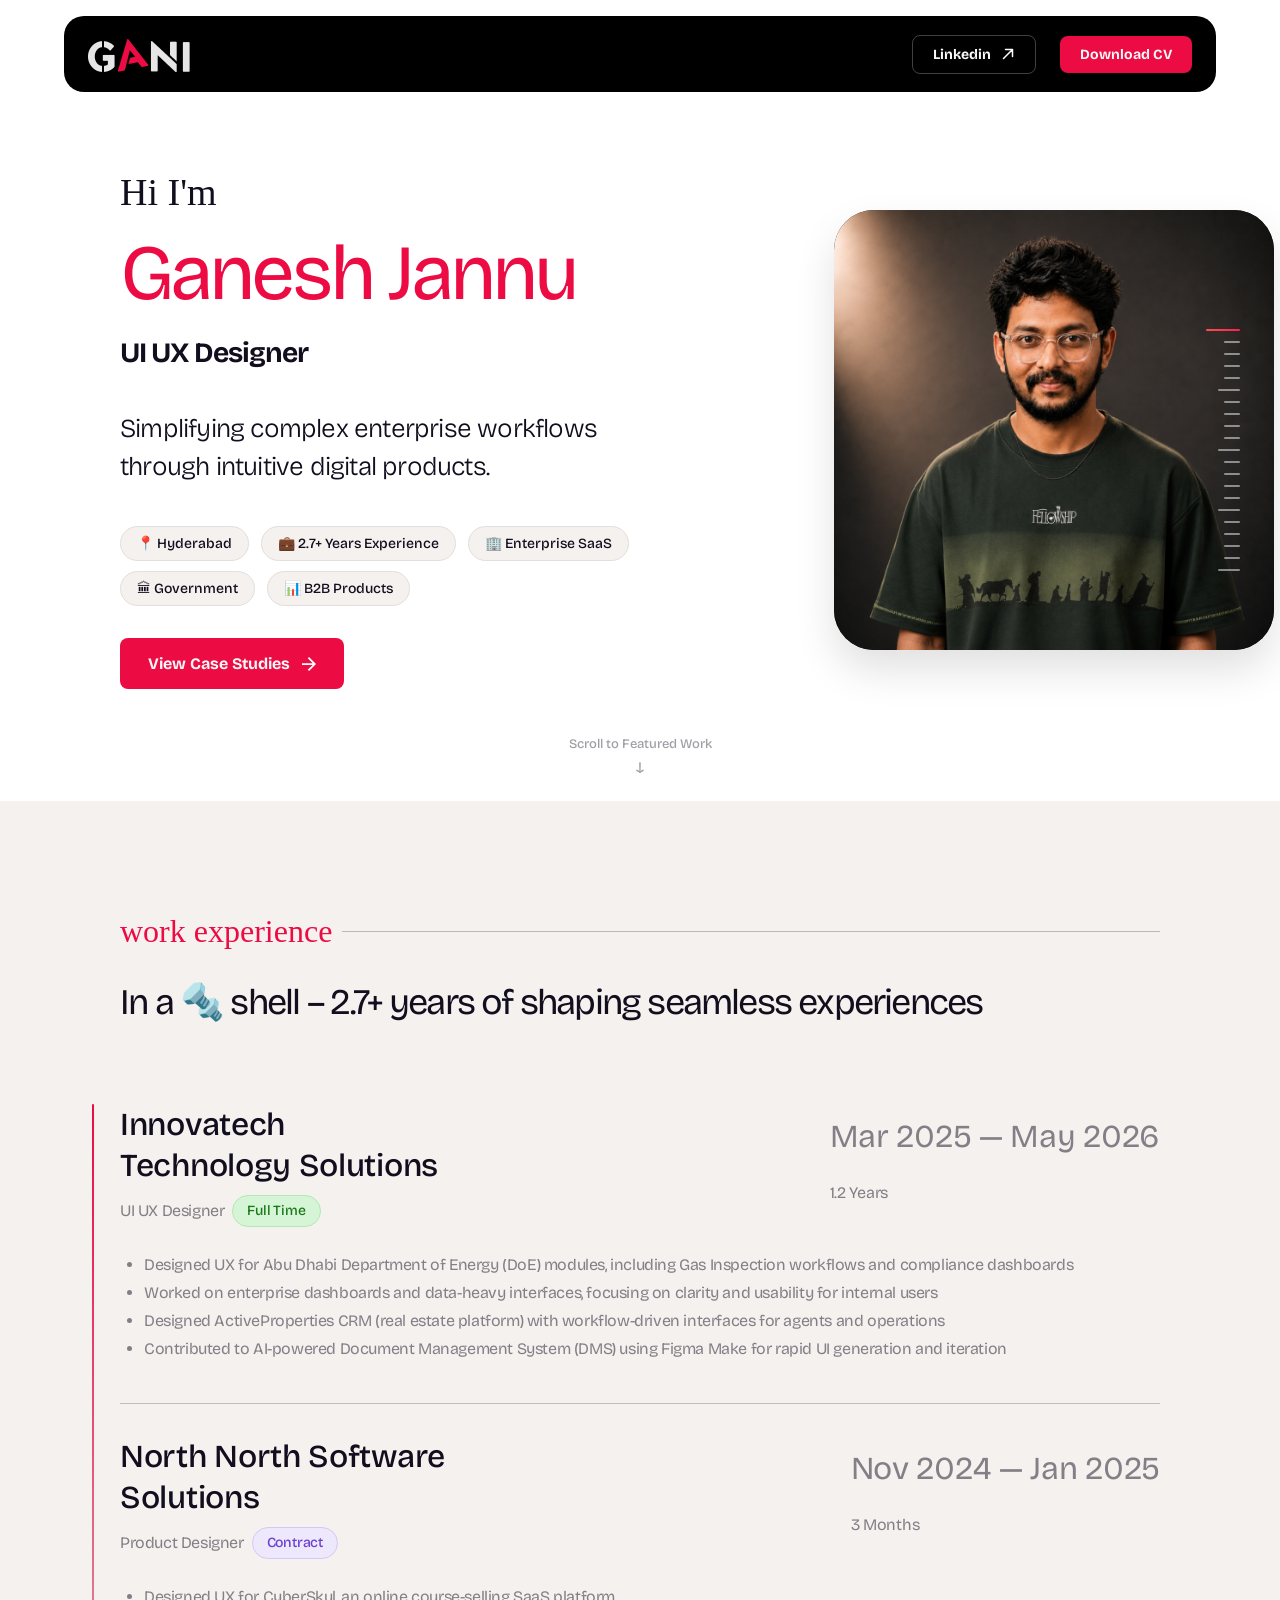
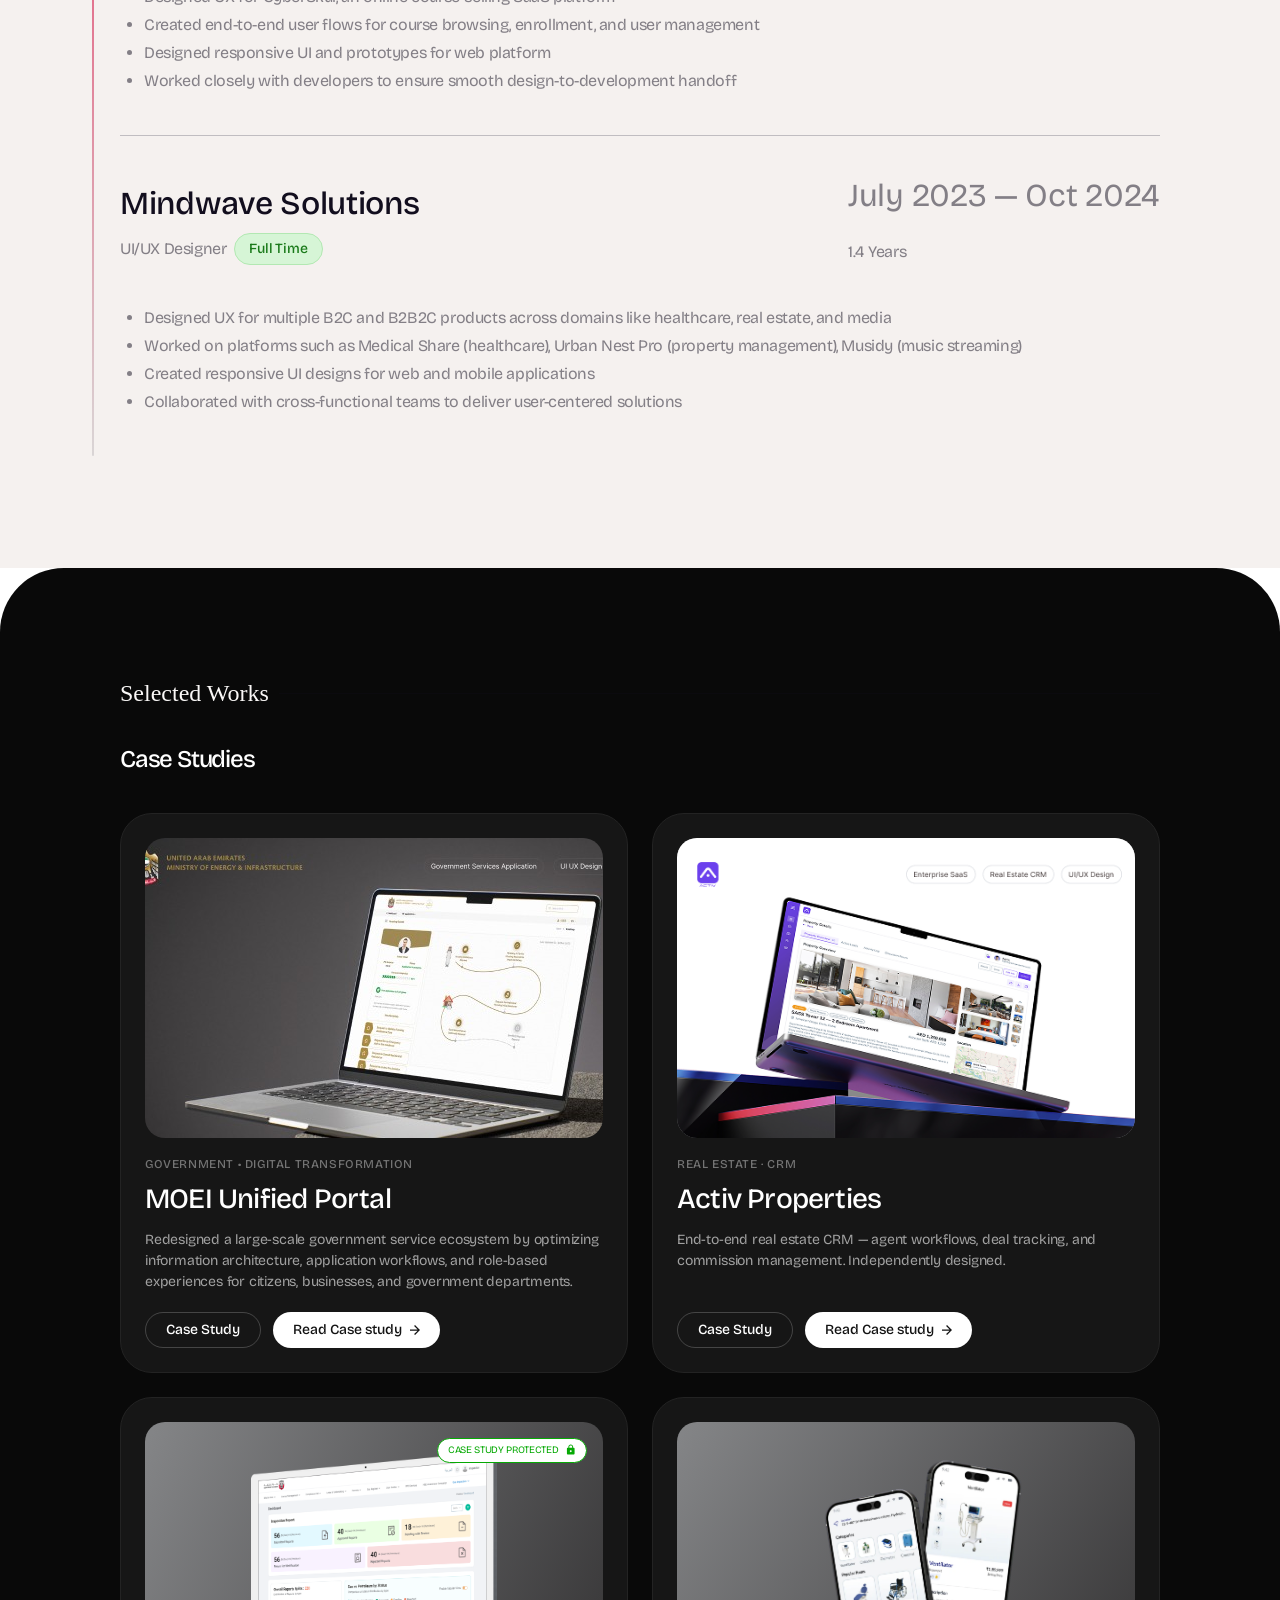
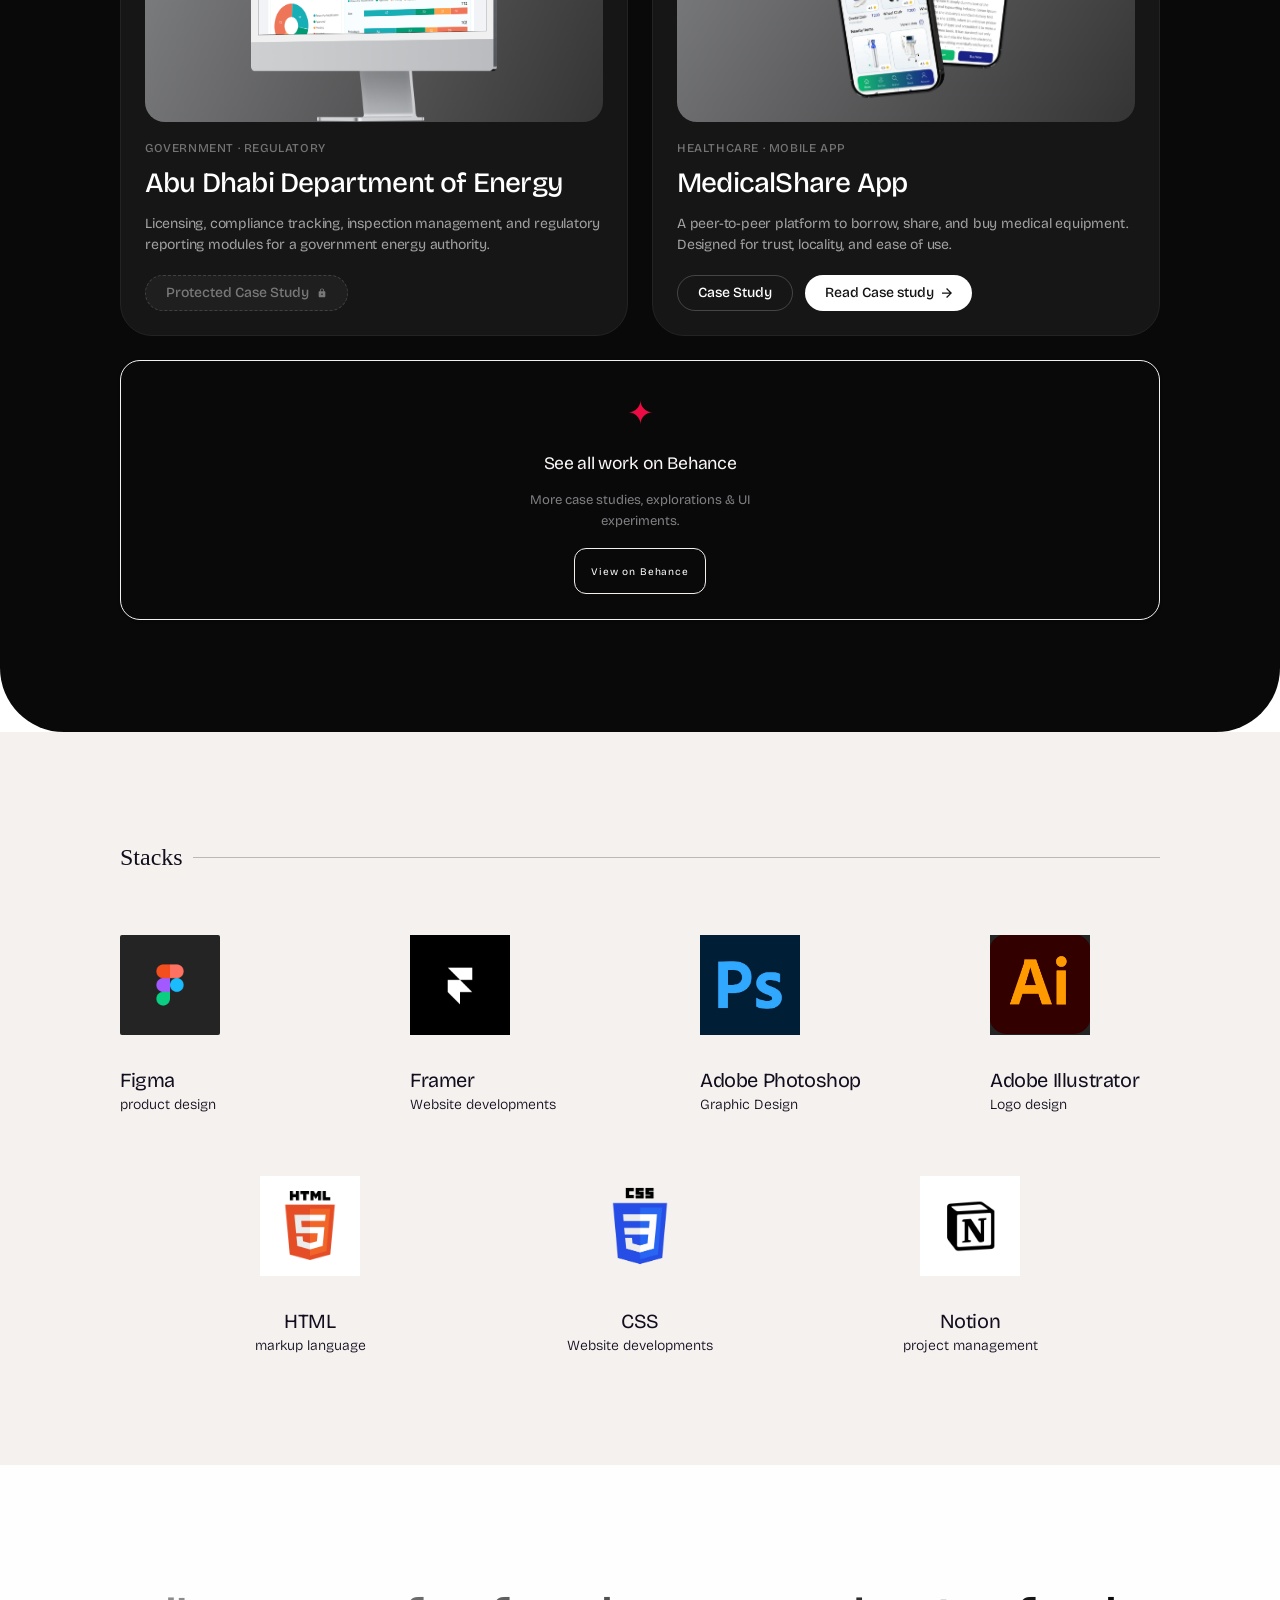
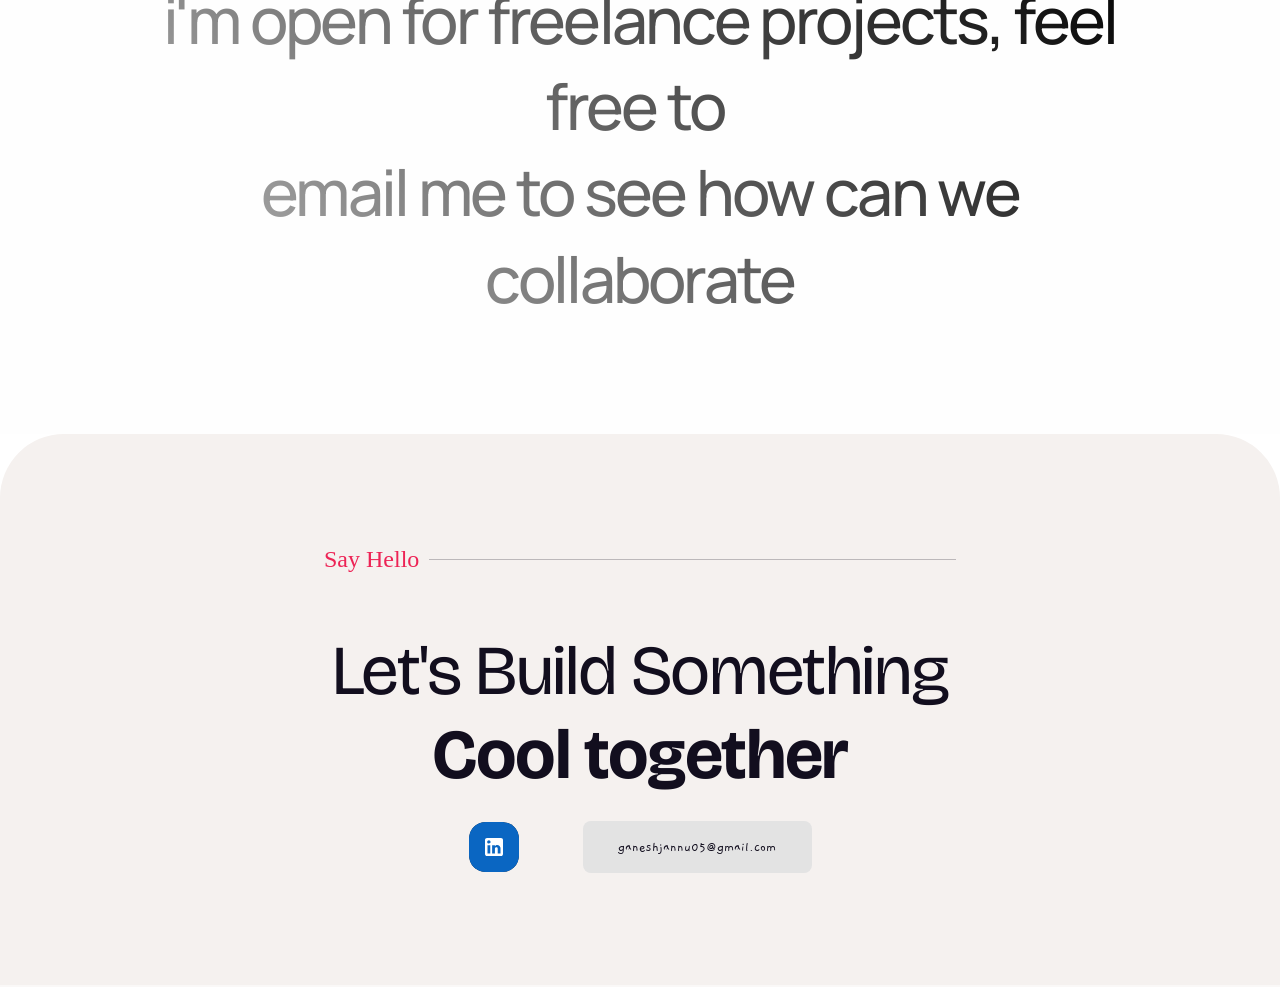
<file: index.html>
<!DOCTYPE html>
<html lang="en">

<head>
  <meta charset="UTF-8" />
  <meta name="viewport" content="width=device-width, initial-scale=1.0" />
  <title>Ganesh Jannu — Product Designer</title>
  <meta name="description"
    content="Portfolio of Ganesh Jannu, a Product Designer with 2.7+ years of experience shaping seamless digital experiences." />

  <!-- Fonts -->
  <link rel="preconnect" href="https://fonts.googleapis.com" />
  <link rel="preconnect" href="https://fonts.gstatic.com" crossorigin />
  <link
    href="https://fonts.googleapis.com/css2?family=Bricolage+Grotesque:opsz,wdth,wght@12..96,75..100,200..800&family=Manrope:wght@400;500;700&family=Gaegu:wght@400&display=swap"
    rel="stylesheet" />

  <!-- Styles (single file — design + animations) -->
  <link rel="stylesheet" href="./styles.css" />
  <link rel="stylesheet" href="./animations.css" />
</head>

<body>

  <!-- ROOT WRAPPER -->
  <div class="root-wrapper">

    <!-- ═══════════════════════════════════════
         NAVBAR
    ════════════════════════════════════════ -->
    <header class="navbar-outer">
      <div class="header-inner">

        <div class="navbar-logo">
          <img alt="Ganesh Jannu logo" class="img-cover" src="./assets/images/logo.png" />
        </div>

        <div class="navbar-actions">
          <a href="https://www.linkedin.com/in/ganesh-jannu-uxdesigner/" target="_blank" rel="noopener"
            class="btn-linkedin">
            <span class="btn-linkedin-label">Linkedin</span>
            <div class="btn-icon-wrap">
              <svg width="12" height="12" viewBox="0 0 12 12" fill="none" xmlns="http://www.w3.org/2000/svg"
                aria-hidden="true">
                <path d="M1.5 10.5L10.5 1.5M10.5 1.5H3.5M10.5 1.5V8.5" stroke="white" stroke-width="1.5"
                  stroke-linecap="round" stroke-linejoin="round" />
              </svg>
            </div>
          </a>
          <a href="./assets/Resume/Ganesh_Jannu_Resume.pdf" target="_blank" class="btn-cv">
            <span class="btn-cv-label">Download CV</span>
          </a>
        </div>

      </div>
    </header>


    <!-- ═══════════════════════════════════════
         HERO SECTION
    ════════════════════════════════════════ -->
    <section id="section-hero" class="hero-section">


      <div class="hero-outer">
        <div class="hero-inner">
          <div class="hero-cols">

            <!-- Left: text -->
            <div class="hero-left">
              <div class="hero-title-group">
                <p class="hero-hi">Hi I'm</p>
                <p class="hero-name">Ganesh Jannu</p>
                <p class="hero-role">UI UX Designer</p>
              </div>

              <p class="hero-tagline">
                <span class="tagline-light">Simplifying complex enterprise workflows through intuitive digital
                  products.</span>
              </p>

              <!-- Quick Info Chips -->
              <div class="hero-chips">
                <span class="chip-item">📍 Hyderabad</span>
                <span class="chip-item">💼 2.7+ Years Experience</span>
                <span class="chip-item">🏢 Enterprise SaaS</span>
                <span class="chip-item">🏛 Government</span>
                <span class="chip-item">📊 B2B Products</span>
              </div>

              <!-- View Case Studies Button -->
              <div class="hero-actions">
                <a href="#section-case" class="btn-primary">
                  <span>View Case Studies</span>
                  <div class="btn-icon-wrap">
                    <svg width="14" height="14" viewBox="0 0 13.3313 13.3313" fill="none" aria-hidden="true">
                      <path
                        d="M6.66566 0L5.49084 1.17482L10.1401 5.83245H0V7.49887H10.1401L5.49084 12.1565L6.66566 13.3313L13.3313 6.66566L6.66566 0Z"
                        fill="white" />
                    </svg>
                  </div>
                </a>
              </div>
            </div>

            <!-- Right: profile image -->
            <div class="hero-right">
              <img alt="Ganesh Jannu" src="./assets/images/profile.png" class="hero-img-photo" />
            </div>

          </div>
        </div>
      </div>

      <!-- Scroll to Featured Work -->
      <div class="hero-scroll-indicator">
        <a href="#section-work" class="scroll-link">
          <span>Scroll to Featured Work</span>
          <span class="scroll-arrow">↓</span>
        </a>
      </div>

    </section>


    <!-- ═══════════════════════════════════════
         WORK EXPERIENCE
    ════════════════════════════════════════ -->
    <section id="section-work" class="work-section">
      <div class="section-outer">
        <div class="work-inner">

          <div class="work-header reveal">
            <div class="section-label-row">
              <p class="section-label-script">work experience</p>
              <div class="section-label-rule"></div>
            </div>
            <p class="work-heading">In a 🔩 shell – 2.7+ years of shaping seamless experiences</p>
          </div>

          <div class="work-entries reveal-group">

            <!-- Entry 1: Innovatech -->
            <div class="work-entry work-entry--bordered">
              <div class="work-entry-header">
                <div class="work-entry-left">
                  <div class="work-company">Innovatech Technology Solutions</div>
                  <div class="work-role-row">
                    <span class="work-role-text">UI UX Designer</span>
                    <div class="work-badge">Full Time</div>
                  </div>
                </div>
                <div class="work-entry-right">
                  <span class="work-date-range">Mar 2025 — May 2026</span>
                  <span class="work-duration">1.2 Years</span>
                </div>
              </div>
              <div class="work-body">
                <ul class="work-bullets">
                  <li>Designed UX for Abu Dhabi Department of Energy (DoE) modules, including Gas Inspection workflows
                    and compliance dashboards</li>
                  <li>Worked on enterprise dashboards and data-heavy interfaces, focusing on clarity and usability for
                    internal users</li>
                  <li>Designed ActiveProperties CRM (real estate platform) with workflow-driven interfaces for agents
                    and operations</li>
                  <li>Contributed to AI-powered Document Management System (DMS) using Figma Make for rapid UI
                    generation and iteration</li>
                </ul>

              </div>
            </div>

            <!-- Entry 2: North North -->
            <div class="work-entry work-entry--bordered">
              <div class="work-entry-header">
                <div class="work-entry-left">
                  <div class="work-company">North North Software Solutions</div>
                  <div class="work-role-row">
                    <span class="work-role-text">Product Designer</span>
                    <div class="work-badge work-badge--purple">Contract</div>
                  </div>
                </div>
                <div class="work-entry-right">
                  <span class="work-date-range">Nov 2024 — Jan 2025</span>
                  <span class="work-duration">3 Months</span>
                </div>
              </div>
              <div class="work-body">
                <ul class="work-bullets">
                  <li>Designed UX for CyberSkul, an online course-selling SaaS platform</li>
                  <li>Created end-to-end user flows for course browsing, enrollment, and user management</li>
                  <li>Designed responsive UI and prototypes for web platform</li>
                  <li>Worked closely with developers to ensure smooth design-to-development handoff</li>
                </ul>
              </div>
            </div>

            <!-- Entry 3: Mindwave -->
            <div class="work-entry">
              <div class="work-entry-header">
                <div class="work-entry-left">
                  <div class="work-company">Mindwave Solutions</div>
                  <div class="work-role-row">
                    <span class="work-role-text">UI/UX Designer</span>
                    <div class="work-badge">Full time</div>
                  </div>
                </div>
                <div class="work-entry-right">
                  <span class="work-date-range">July 2023 — Oct 2024</span>
                  <span class="work-duration">1.4 Years</span>
                </div>
              </div>
              <div class="work-body">
                <ul class="work-bullets">
                  <li>Designed UX for multiple B2C and B2B2C products across domains like healthcare, real estate, and
                    media</li>
                  <li>Worked on platforms such as Medical Share (healthcare), Urban Nest Pro (property management),
                    Musidy (music streaming)</li>
                  <li>Created responsive UI designs for web and mobile applications</li>
                  <li>Collaborated with cross-functional teams to deliver user-centered solutions</li>
                </ul>
              </div>
            </div>

          </div><!-- /work-entries -->

        </div>
      </div>
    </section>


    <!-- ═══════════════════════════════════════
         CASE STUDIES
    ════════════════════════════════════════ -->
    <section id="section-case" class="case-section">
      <div class="section-outer">
        <div class="case-inner">

          <div class="case-header reveal">
            <div class="section-label-row">
              <p class="section-label-script section-label-script--light">Selected Works</p>
              <div class="section-label-rule"></div>
            </div>
            <span class="case-heading">Case Studies</span>
          </div>

          <!-- Row 1 -->
          <div class="case-row reveal-group">

            <!-- MOEI  -->
            <a href="./assets/Case study/MOEI CASE STUDY (2).pdf" target="_blank" class="case-card">
              <div class="case-card-img-wrap">
                <img alt="MOEI Unified Portal" src="./assets/images/MOEI.jpg" class="case-card-img-moei" />
              </div>
              <div class="case-card-body">
                <p class="case-card-category">GOVERNMENT • DIGITAL TRANSFORMATION</p>
                <span class="case-card-title">MOEI Unified Portal</span>
                <p class="case-card-desc case-card-desc--muted">
                  Redesigned a large-scale government service ecosystem by optimizing information architecture,
                  application workflows, and role-based experiences for citizens, businesses, and government
                  departments.
                </p>
                <div class="case-card-actions">
                  <span class="btn-case-secondary">Case Study</span>
                  <span class="btn-case-primary">
                    <span>Read Case study</span>
                    <svg width="10" height="10" viewBox="0 0 13.3313 13.3313" fill="none" aria-hidden="true">
                      <path
                        d="M6.66566 0L5.49084 1.17482L10.1401 5.83245H0V7.49887H10.1401L5.49084 12.1565L6.66566 13.3313L13.3313 6.66566L6.66566 0Z"
                        fill="black" />
                    </svg>
                  </span>
                </div>
              </div>
            </a>

            <!-- Activ Properties -->
            <a href="activproperties-v4.html" class="case-card">
              <div class="case-card-img-wrap case-card-img-wrap--activ">
                <img alt="Activ Properties dashboard" src="./assets/images/case-activ-properties.png"
                  class="case-card-img-activ" />
              </div>
              <div class="case-card-body">
                <p class="case-card-category">Real Estate · CRM</p>
                <span class="case-card-title">Activ Properties</span>
                <p class="case-card-desc">End-to-end real estate CRM — agent workflows, deal tracking, and commission
                  management. Independently designed.</p>
                <div class="case-card-actions">
                  <span class="btn-case-secondary">Case Study</span>
                  <span class="btn-case-primary">
                    <span>Read Case study</span>
                    <svg width="10" height="10" viewBox="0 0 13.3313 13.3313" fill="none" aria-hidden="true">
                      <path
                        d="M6.66566 0L5.49084 1.17482L10.1401 5.83245H0V7.49887H10.1401L5.49084 12.1565L6.66566 13.3313L13.3313 6.66566L6.66566 0Z"
                        fill="black" />
                    </svg>
                  </span>
                </div>
              </div>
            </a>

          </div>

          <!-- Row 2 -->
          <div class="case-row reveal-group">

            <!-- Abu Dhabi DoE -->
            <article class="case-card">
              <div class="case-card-img-wrap case-card-img-wrap--doe">
                <div class="case-card-img-center">
                  <img alt="Abu Dhabi Department of Energy" src="./assets/images/case-abu-dhabi-doe.png"
                    class="case-card-img-doe" />
                </div>
                <div class="protected-badge">
                  <span class="protected-badge-text">CASE STUDY PROTECTED</span>
                  <svg width="11.5" height="11.5" viewBox="0 0 11.5237 11.5237" fill="none" aria-hidden="true">
                    <path
                      d="M2.88019 10.5639C2.6161 10.5639 2.39011 10.47 2.20221 10.2821C2.01431 10.0942 1.9202 9.868 1.91988 9.6036V4.80207C1.91988 4.53798 2.01399 4.31199 2.20221 4.12409C2.39043 3.93619 2.61642 3.84208 2.88019 3.84176H3.36034V2.88146C3.36034 2.21724 3.59449 1.65114 4.0628 1.18315C4.53111 0.715164 5.09721 0.48101 5.76111 0.480689C6.425 0.480369 6.99126 0.714524 7.45989 1.18315C7.92852 1.65178 8.16251 2.21788 8.16187 2.88146V3.84176H8.64202C8.90611 3.84176 9.13226 3.93587 9.32048 4.12409C9.5087 4.31231 9.60265 4.5383 9.60233 4.80207V9.6036C9.60233 9.86768 9.50838 10.0938 9.32048 10.2821C9.13258 10.4703 8.90643 10.5642 8.64202 10.5639H2.88019ZM6.43956 7.88129C6.62746 7.69307 6.72141 7.46692 6.72141 7.20283C6.72141 6.93875 6.62746 6.71276 6.43956 6.52486C6.25166 6.33696 6.02551 6.24285 5.76111 6.24253C5.4967 6.24221 5.27071 6.33632 5.08313 6.52486C4.89555 6.7134 4.80144 6.93939 4.8008 7.20283C4.80016 7.46628 4.89427 7.69243 5.08313 7.88129C5.27199 8.07015 5.49798 8.1641 5.76111 8.16314C6.02423 8.16218 6.25038 8.06823 6.43956 7.88129ZM4.32065 3.84176H7.20156V2.88146C7.20156 2.48133 7.06152 2.14122 6.78143 1.86113C6.50134 1.58104 6.16123 1.441 5.76111 1.441C5.36098 1.441 5.02087 1.58104 4.74078 1.86113C4.46069 2.14122 4.32065 2.48133 4.32065 2.88146V3.84176Z"
                      fill="#06A904" />
                  </svg>
                </div>
              </div>
              <div class="case-card-body">
                <p class="case-card-category case-card-category--gray">Government · Regulatory</p>
                <span class="case-card-title case-card-title--block">Abu Dhabi Department of Energy</span>
                <p class="case-card-desc case-card-desc--gray">Licensing, compliance tracking, inspection management,
                  and regulatory reporting modules for a government energy authority.</p>
                <div class="case-card-actions">
                  <span class="btn-case-protected">
                    <span>Protected Case Study</span>
                    <svg width="10" height="10" viewBox="0 0 11.5237 11.5237" fill="none" aria-hidden="true">
                      <path
                        d="M2.88019 10.5639C2.6161 10.5639 2.39011 10.47 2.20221 10.2821C2.01431 10.0942 1.9202 9.868 1.91988 9.6036V4.80207C1.91988 4.53798 2.01399 4.31199 2.20221 4.12409C2.39043 3.93619 2.61642 3.84208 2.88019 3.84176H3.36034V2.88146C3.36034 2.21724 3.59449 1.65114 4.0628 1.18315C4.53111 0.715164 5.09721 0.48101 5.76111 0.480689C6.425 0.480369 6.99126 0.714524 7.45989 1.18315C7.92852 1.65178 8.16251 2.21788 8.16187 2.88146V3.84176H8.64202C8.90611 3.84176 9.13226 3.93587 9.32048 4.12409C9.5087 4.31231 9.60265 4.5383 9.60233 4.80207V9.6036C9.60233 9.86768 9.50838 10.0938 9.32048 10.2821C9.13258 10.4703 8.90643 10.5642 8.64202 10.5639H2.88019ZM6.43956 7.88129C6.62746 7.69307 6.72141 7.46692 6.72141 7.20283C6.72141 6.93875 6.62746 6.71276 6.43956 6.52486C6.25166 6.33696 6.02551 6.24285 5.76111 6.24253C5.4967 6.24221 5.27071 6.33632 5.08313 6.52486C4.89555 6.7134 4.80144 6.93939 4.8008 7.20283C4.80016 7.46628 4.89427 7.69243 5.08313 7.88129C5.27199 8.07015 5.49798 8.1641 5.76111 8.16314C6.02423 8.16218 6.25038 8.06823 6.43956 7.88129ZM4.32065 3.84176H7.20156V2.88146C7.20156 2.48133 7.06152 2.14122 6.78143 1.86113C6.50134 1.58104 6.16123 1.441 5.76111 1.441C5.36098 1.441 5.02087 1.58104 4.74078 1.86113C4.46069 2.14122 4.32065 2.48133 4.32065 2.88146V3.84176Z"
                        fill="rgba(255, 255, 255, 0.4)" />
                    </svg>
                  </span>
                </div>
              </div>
            </article>

            <!-- MedicalShare -->
            <a href="./assets/Case study/Medical share project.pdf" target="_blank" class="case-card">
              <div class="case-card-img-wrap case-card-img-wrap--medical">
                <div class="case-card-img-center">
                  <img alt="MedicalShare mobile app" src="./assets/images/case-medical-share.png"
                    class="case-card-img-medical" />
                </div>
              </div>
              <div class="case-card-body">
                <p class="case-card-category case-card-category--gray">Healthcare · Mobile App</p>
                <span class="case-card-title">MedicalShare App</span>
                <p class="case-card-desc case-card-desc--gray">A peer-to-peer platform to borrow, share, and buy medical
                  equipment. Designed for trust, locality, and ease of use.</p>
                <div class="case-card-actions">
                  <span class="btn-case-secondary">Case Study</span>
                  <span class="btn-case-primary">
                    <span>Read Case study</span>
                    <svg width="10" height="10" viewBox="0 0 13.3313 13.3313" fill="none" aria-hidden="true">
                      <path
                        d="M6.66566 0L5.49084 1.17482L10.1401 5.83245H0V7.49887H10.1401L5.49084 12.1565L6.66566 13.3313L13.3313 6.66566L6.66566 0Z"
                        fill="black" />
                    </svg>
                  </span>
                </div>
              </div>
            </a>

          </div>

          <!-- Behance CTA -->
          <a href="https://www.behance.net/ganeshgoudjannu" target="_blank" rel="noopener" class="behance-cta reveal">
            <span class="behance-star">✦</span>
            <span class="behance-title">See all work on Behance</span>
            <div class="behance-sub">
              <p class="behance-sub-line">More case studies, explorations &amp; UI</p>
              <p class="behance-sub-line">experiments.</p>
            </div>
            <div class="behance-btn">
              <span class="behance-btn-text">View on Behance</span>
            </div>
          </a>

        </div>
      </div>
    </section>


    <!-- ═══════════════════════════════════════
         STACKS
    ════════════════════════════════════════ -->
    <section id="section-stacks" class="stacks-section">
      <div class="section-outer">
        <div class="stacks-inner">

          <div class="section-label-row reveal">
            <p class="section-label-script section-label-script--dark">Stacks</p>
            <div class="section-label-rule"></div>
          </div>

          <!-- Row 1 -->
          <div class="stacks-row reveal-group">

            <div class="stack-item">
              <div class="stack-icon" style="border-radius:2px;overflow:hidden;">
                <img alt="Figma" src="./assets/images/icon-figma.png" class="img-cover" />
              </div>
              <div class="stack-text">
                <span class="stack-name">Figma</span>
                <span class="stack-sub">product design</span>
              </div>
            </div>

            <div class="stack-item">
              <div class="stack-icon">
                <img alt="Framer" src="./assets/images/icon-framer.png" class="img-cover" />
              </div>
              <div class="stack-text">
                <span class="stack-name">Framer</span>
                <span class="stack-sub">Website developments</span>
              </div>
            </div>

            <div class="stack-item">
              <div class="stack-icon stack-icon--overflow">
                <img alt="" src="./assets/images/icon-figma.png" class="img-cover" />
                <div class="stack-icon-overlay" style="left:-45.24px;top:0.04px;width:190.476px;height:100px;">
                  <img alt="Adobe Photoshop" src="./assets/images/icon-photoshop.png" class="img-cover" />
                </div>
              </div>
              <div class="stack-text">
                <span class="stack-name">Adobe Photoshop</span>
                <span class="stack-sub">Graphic Design</span>
              </div>
            </div>

            <div class="stack-item">
              <div class="stack-icon stack-icon--overflow">
                <img alt="" src="./assets/images/icon-figma.png" class="img-cover" />
                <div class="stack-icon-overlay" style="left:-1.24px;top:-0.46px;width:102.471px;height:100px;">
                  <img alt="Adobe Illustrator" src="./assets/images/icon-illustrator.png" class="img-cover" />
                </div>
              </div>
              <div class="stack-text">
                <span class="stack-name">Adobe Illustrator</span>
                <span class="stack-sub">Logo design</span>
              </div>
            </div>

          </div>

          <!-- Row 2 -->
          <div class="stacks-row stacks-row--centered reveal-group">

            <div class="stack-item stack-item--centered" style="width:210px;">
              <div class="stack-icon" style="position:relative;">
                <div class="stack-icon-bg-white"></div>
                <div class="stack-icon-inner" style="left:15.2px;top:15.2px;width:69.596px;height:69.596px;">
                  <img alt="HTML" src="./assets/images/icon-html.png" class="img-cover" />
                </div>
              </div>
              <div class="stack-text stack-text--center">
                <span class="stack-name">HTML</span>
                <span class="stack-sub">markup language</span>
              </div>
            </div>

            <div class="stack-item stack-item--centered" style="width:210px;">
              <div class="stack-icon" style="width:95.238px;">
                <img alt="CSS" src="./assets/images/icon-css.png" class="img-cover" />
              </div>
              <div class="stack-text stack-text--center">
                <span class="stack-name">CSS</span>
                <span class="stack-sub">Website developments</span>
              </div>
            </div>

            <div class="stack-item stack-item--centered" style="width:210px;">
              <div class="stack-icon">
                <img alt="Notion" src="./assets/images/icon-notion.png" class="img-cover" />
              </div>
              <div class="stack-text stack-text--center">
                <span class="stack-name">Notion</span>
                <span class="stack-sub">project management</span>
              </div>
            </div>

          </div>

        </div>
      </div>
    </section>


    <!-- ═══════════════════════════════════════
         FREELANCE CTA
    ════════════════════════════════════════ -->
    <section id="section-freelance" class="freelance-section">
      <div class="section-outer">
        <div class="freelance-inner">
          <div class="freelance-text reveal">
            <p class="freelance-line">i'm open for freelance projects, feel free to&nbsp;</p>
            <p class="freelance-line">email me to see how can we collaborate</p>
          </div>
        </div>
      </div>
    </section>


    <!-- ═══════════════════════════════════════
         CONTACT
    ════════════════════════════════════════ -->
    <section id="section-contact" class="contact-section">
      <div class="section-outer">
        <div class="contact-inner">

          <div class="contact-label-row">
            <p class="section-label-script section-label-script--red">Say Hello</p>
            <div class="section-label-rule"></div>
          </div>

          <div class="contact-body reveal">
            <div class="contact-heading">
              <p class="contact-heading-line contact-heading-line--reg">Let's Build Something </p>
              <p class="contact-heading-line contact-heading-line--bold">Cool together</p>
            </div>

            <div class="contact-actions">
              <a href="https://www.linkedin.com/in/ganesh-jannu-uxdesigner/" target="_blank" rel="noopener"
                class="contact-linkedin" aria-label="LinkedIn">
                <div class="contact-linkedin-bg"></div>
                <div class="contact-linkedin-color"></div>
                <div class="contact-linkedin-icon">
                  <svg width="18" height="18" viewBox="0 0 18 18" fill="none" aria-hidden="true">
                    <path
                      d="M16 0C16.5304 0 17.0391 0.210714 17.4142 0.585786C17.7893 0.960859 18 1.46957 18 2V16C18 16.5304 17.7893 17.0391 17.4142 17.4142C17.0391 17.7893 16.5304 18 16 18H2C1.46957 18 0.960859 17.7893 0.585786 17.4142C0.210714 17.0391 0 16.5304 0 16V2C0 1.46957 0.210714 0.960859 0.585786 0.585786C0.960859 0.210714 1.46957 0 2 0H16ZM15.5 15.5V10.2C15.5 9.33539 15.1565 8.5062 14.5452 7.89483C13.9338 7.28346 13.1046 6.94 12.24 6.94C11.39 6.94 10.4 7.46 9.92 8.24V7.13H7.13V15.5H9.92V10.57C9.92 9.8 10.54 9.17 11.31 9.17C11.6813 9.17 12.0374 9.3175 12.2999 9.58005C12.5625 9.8426 12.71 10.1987 12.71 10.57V15.5H15.5ZM3.88 5.56C4.32556 5.56 4.75288 5.383 5.06794 5.06794C5.383 4.75288 5.56 4.32556 5.56 3.88C5.56 2.95 4.81 2.19 3.88 2.19C3.43178 2.19 3.00193 2.36805 2.68499 2.68499C2.36805 3.00193 2.19 3.43178 2.19 3.88C2.19 4.81 2.95 5.56 3.88 5.56ZM5.27 15.5V7.13H2.5V15.5H5.27Z"
                      fill="white" />
                  </svg>
                </div>
              </a>

              <a href="mailto:ganeshjannu05@gmail.com" class="contact-email-btn">
                <span class="contact-email-text">ganeshjannu05@gmail.com</span>
              </a>
            </div>
          </div>

        </div>
      </div>
    </section>

    <!-- ═══════════════════════════════════════
         SCROLL PROGRESS NAV
    ════════════════════════════════════════ -->
    <nav class="scroll-nav" id="scroll-nav" aria-label="Scroll progress map">
      <div class="scroll-nav-bar"></div>
      <div class="scroll-nav-bar"></div>
      <div class="scroll-nav-bar"></div>
      <div class="scroll-nav-bar"></div>
      <div class="scroll-nav-bar"></div>
      <div class="scroll-nav-bar"></div>
      <div class="scroll-nav-bar"></div>
      <div class="scroll-nav-bar"></div>
      <div class="scroll-nav-bar"></div>
      <div class="scroll-nav-bar"></div>
      <div class="scroll-nav-bar"></div>
      <div class="scroll-nav-bar"></div>
      <div class="scroll-nav-bar"></div>
      <div class="scroll-nav-bar"></div>
      <div class="scroll-nav-bar"></div>
      <div class="scroll-nav-bar"></div>
      <div class="scroll-nav-bar"></div>
      <div class="scroll-nav-bar"></div>
      <div class="scroll-nav-bar"></div>
      <div class="scroll-nav-bar"></div>
      <div class="scroll-nav-bar"></div>
    </nav>

  </div><!-- /root-wrapper -->

  <!-- Script — scroll reveal + timeline -->
  <script src="./script.js"></script>

</body>

</html>
</file>
<file: styles.css>
/* ═══════════════════════════════════════════════════════════
   styles.css — Ganesh Jannu Portfolio
   GitHub Pages static deployment — all paths relative
═══════════════════════════════════════════════════════════ */

/* ── RESET & BASE ──────────────────────────────────────── */
*,
*::before,
*::after {
  box-sizing: border-box;
}

html,
body {
  margin: 0;
  padding: 0;
  min-height: 100%;
}

html {
  scroll-behavior: smooth;
}

body {
  background: #fff;
}

/* ── GLOBAL LINK RESET ─────────────────────────────────── */
a {
  text-decoration: none;
  color: inherit;
}

/* ── SHARED UTILITIES ──────────────────────────────────── */
.img-cover {
  position: absolute;
  inset: 0;
  width: 100%;
  height: 100%;
  object-fit: cover;
}

.root-wrapper {
  background: #fff;
  display: flex;
  flex-direction: column;
  align-items: stretch;
  width: 100%;
  padding-top: 110px; /* Offset for fixed header (16px top + approx 76px height + padding) */
  min-height: 100vh;
}

.section-outer {
  width: 100%;
  display: flex;
  justify-content: center;
}


/* ══════════════════════════════════════════════════════════
   NAVBAR
══════════════════════════════════════════════════════════ */
.navbar-outer {
  position: fixed;
  top: 16px;
  left: 0;
  width: 100%;
  z-index: 999;
  opacity: 0;
  transform: scale(0.96);
  pointer-events: none;
  transition: all 0.5s cubic-bezier(0.4, 0, 0.2, 1);
}

.navbar-outer.loaded {
  opacity: 1;
  transform: scale(1);
  pointer-events: auto;
}

.header-inner {
  width: 90%;
  max-width: 1200px;
  margin: 0 auto;
  height: 76px;
  background: #000000;
  display: flex;
  align-items: center;
  justify-content: space-between;
  padding: 16px 24px;
  border-radius: 20px; 
}

.navbar-logo {
  position: relative;
  flex-shrink: 0;
  width: 102px;
  height: 36px;
}

.navbar-actions {
  display: flex;
  align-items: center;
  gap: 24px;
}

.btn-linkedin {
  position: relative;
  display: flex;
  align-items: center;
  gap: 10px;
  padding: 10px 20px;
  border-radius: 8px;
  border: 1px solid rgba(255, 255, 255, 0.25);
  background: transparent;
  cursor: pointer;
  transition: background-color 200ms ease, border-color 200ms ease, transform 200ms ease;
}

.btn-linkedin:hover {
  background: rgba(255, 255, 255, 0.08);
  border-color: rgba(255, 255, 255, 0.4);
  transform: translateY(-1px);
}

.btn-linkedin-label {
  font-family: 'Bricolage Grotesque', sans-serif;
  font-weight: 700;
  font-size: 14px;
  color: #faf8f7;
  line-height: normal;
}

.btn-icon-wrap {
  display: flex;
  align-items: center;
  justify-content: center;
  width: 14px;
  height: 14px;
}

.btn-cv {
  display: flex;
  align-items: center;
  justify-content: center;
  padding: 10px 20px;
  border-radius: 8px;
  background: #ec0b43;
  border: none;
  cursor: pointer;
  transition: background-color 200ms ease, transform 200ms ease, box-shadow 200ms ease;
}

.btn-cv:hover {
  background: #d00a3b;
  transform: translateY(-1px);
  box-shadow: 0 4px 12px rgba(236, 11, 67, 0.15);
}

.btn-cv-label {
  font-family: 'Bricolage Grotesque', sans-serif;
  font-weight: 700;
  font-size: 14px;
  color: #faf8f7;
  line-height: normal;
}


/* ══════════════════════════════════════════════════════════
   HERO SECTION
══════════════════════════════════════════════════════════ */
.hero-section {
  position: relative;
  width: 100%;
  background: #fff;
  overflow: hidden;
  border-radius: 0 0 64px 64px;
}

.hero-outer {
  width: 100%;
  display: flex;
  align-items: center;
  justify-content: center;
}

.hero-inner {
  width: 100%;
  max-width: 1440px;
  display: flex;
  align-items: center;
  justify-content: center;
  padding: 60px 120px 112px;
}

.hero-cols {
  width: 100%;
  max-width: 1200px;
  display: flex;
  align-items: center;
  gap: 136px;
}

.hero-left {
  display: flex;
  flex-direction: column;
  flex-shrink: 0;
  width: 578px;
  gap: 32px;
}

.hero-title-group {
  display: flex;
  flex-direction: column;
  gap: 12px;
}

.hero-hi {
  font-family: 'Savoye LET', 'Savoye LET Plain', 'Savoye LET Regular', 'SavoyeLETPlain', cursive;
  font-size: 38px;
  color: #120e1e;
  line-height: normal;
  margin: 0;
  font-weight: normal;
}

.hero-name {
  font-family: 'Bricolage Grotesque', sans-serif;
  font-weight: 400;
  font-size: 78px;
  color: #ec0b43;
  letter-spacing: -3.9px;
  line-height: normal;
  margin: 0;
  font-variation-settings: 'opsz' 14, 'wdth' 100;
}

.hero-role {
  font-family: 'Bricolage Grotesque', sans-serif;
  font-weight: 700;
  font-size: 28px;
  color: #120e1e;
  letter-spacing: -1px;
  line-height: normal;
  margin: 4px 0 8px;
  font-variation-settings: 'opsz' 14, 'wdth' 100;
}

.hero-tagline {
  font-family: 'Bricolage Grotesque', sans-serif;
  font-size: 26px;
  font-weight: 400;
  color: #120e1e;
  letter-spacing: -0.8px;
  line-height: 38px;
  margin: 0;
  width: 100%;
  max-width: 540px;
}

.tagline-light {
  font-weight: 300;
  font-variation-settings: 'opsz' 14, 'wdth' 100;
}

.tagline-reg {
  font-weight: 400;
  font-variation-settings: 'opsz' 14, 'wdth' 100;
}

.tagline-bold {
  font-weight: 600;
  font-variation-settings: 'opsz' 14, 'wdth' 100;
}

.hero-meta {
  display: flex;
  flex-direction: column;
  gap: 8px;
}

.hero-meta-line {
  font-family: 'Bricolage Grotesque', sans-serif;
  font-weight: 400;
  font-size: 18px;
  color: rgba(18, 14, 30, 0.5);
  letter-spacing: -0.4px;
  line-height: 28px;
  margin: 0;
  font-variation-settings: 'opsz' 14, 'wdth' 100;
}

.hero-right {
  position: relative;
  flex-shrink: 0;
  width: 440px;
  height: 440px;
  border-radius: 40px;
  overflow: hidden;
  box-shadow: 0px 20px 40px rgba(0, 0, 0, 0.12);
  background: #111;
}

.hero-img-photo {
  width: 100%;
  height: 100%;
  object-fit: cover;
  display: block;
}

/* Quick Info Chips */
.hero-chips {
  display: flex;
  flex-wrap: wrap;
  gap: 10px 12px;
  margin-top: 8px;
}

.chip-item {
  display: inline-flex;
  align-items: center;
  gap: 6px;
  background: #f5f1ef;
  border: 1px solid #e2dedc;
  padding: 8px 16px;
  border-radius: 100px;
  font-family: 'Bricolage Grotesque', sans-serif;
  font-size: 14px;
  font-weight: 500;
  color: #120e1e;
  transition: all 0.25s cubic-bezier(0.4, 0, 0.2, 1);
  cursor: default;
}

.chip-item:hover {
  background: rgba(236, 11, 67, 0.05);
  border-color: rgba(236, 11, 67, 0.2);
  transform: translateY(-2px);
}

/* Primary Action Button */
.btn-primary {
  display: inline-flex;
  align-items: center;
  gap: 12px;
  padding: 16px 28px;
  background: #ec0b43;
  color: #faf8f7;
  font-family: 'Bricolage Grotesque', sans-serif;
  font-weight: 700;
  font-size: 16px;
  border-radius: 8px;
  transition: all 0.25s cubic-bezier(0.4, 0, 0.2, 1);
  cursor: pointer;
  border: none;
  width: fit-content;
}

.btn-primary:hover {
  background: #d00a3b;
  transform: translateY(-2px);
  box-shadow: 0 4px 12px rgba(236, 11, 67, 0.2);
}

.btn-primary .btn-icon-wrap {
  transition: transform 0.25s cubic-bezier(0.4, 0, 0.2, 1);
}

.btn-primary:hover .btn-icon-wrap {
  transform: translateX(4px);
}

/* Bottom Scroll Indicator */
.hero-scroll-indicator {
  position: absolute;
  bottom: 24px;
  left: 50%;
  transform: translateX(-50%);
  display: flex;
  justify-content: center;
  align-items: center;
  z-index: 10;
}

.scroll-link {
  display: flex;
  flex-direction: column;
  align-items: center;
  gap: 6px;
  font-family: 'Bricolage Grotesque', sans-serif;
  font-size: 13px;
  font-weight: 500;
  color: rgba(18, 14, 30, 0.4);
  transition: color 0.25s ease;
}

.scroll-link:hover {
  color: #ec0b43;
}

.scroll-arrow {
  font-size: 16px;
  animation: bounce 2s infinite;
  display: inline-block;
}

@keyframes bounce {
  0%, 20%, 50%, 80%, 100% {
    transform: translateY(0);
  }
  40% {
    transform: translateY(-6px);
  }
  60% {
    transform: translateY(-3px);
  }
}


/* ══════════════════════════════════════════════════════════
   SHARED SECTION LABEL
══════════════════════════════════════════════════════════ */
.section-label-row {
  display: flex;
  align-items: center;
  gap: 10px;
}

.section-label-script {
  font-family: 'Savoye LET', 'Savoye LET Plain', 'Savoye LET Regular', 'SavoyeLETPlain', cursive;
  font-size: 24px;
  color: #120e1e;
  line-height: normal;
  margin: 0;
  white-space: nowrap;
}

.section-label-script--light {
  color: #faf8f7;
}

.section-label-script--dark {
  color: #120e1e;
}

.section-label-script--red {
  color: #ed2355;
}

.section-label-rule {
  flex: 1;
  height: 1px;
  background: rgba(18, 14, 30, 0.25);
}


/* ══════════════════════════════════════════════════════════
   WORK EXPERIENCE SECTION
══════════════════════════════════════════════════════════ */
.work-section {
  width: 100%;
  background: #f5f1ef;
}

.work-inner {
  width: 100%;
  max-width: 1440px;
  display: flex;
  flex-direction: column;
  padding: 112px 120px;
  gap: 72px;
}

.work-header {
  display: flex;
  flex-direction: column;
  gap: 24px;
}

.work-header .section-label-script {
  font-size: 32px;
  color: #ec0b43;
}

.work-heading {
  font-family: 'Bricolage Grotesque', sans-serif;
  font-weight: 400;
  font-size: 36px;
  color: #120e1e;
  letter-spacing: -1.8px;
  line-height: 57.6px;
  margin: 0;
  font-variation-settings: 'opsz' 14, 'wdth' 100;
}

.work-entries {
  display: flex;
  flex-direction: column;
  gap: 32px;
  position: relative;
}

.work-entries::before {
  content: '';
  position: absolute;
  left: -28px;
  top: 0;
  width: 2px;
  height: 0;
  background: linear-gradient(to bottom, #ec0b43 0%, rgba(18, 14, 30, 0.12) 100%);
  border-radius: 2px;
  transition: height 1200ms ease;
}

.work-entries.is-visible::before {
  height: 100%;
}

.work-entry {
  position: relative;
  display: flex;
  flex-direction: column;
  width: 100%;
  gap: 24px;
  padding-bottom: 40px;
}

.work-entry--bordered {
  border-bottom: 1px solid #c0bdc1;
}

.work-entry-header {
  display: flex;
  align-items: center;
  justify-content: space-between;
  width: 100%;
}

.work-entry-left {
  display: flex;
  flex-direction: column;
  flex-shrink: 0;
  width: 332px;
  gap: 8px;
}

.work-company {
  font-family: 'Bricolage Grotesque', sans-serif;
  font-weight: 500;
  font-size: 32px;
  color: #120e1e;
  letter-spacing: -0.3px;
  line-height: 41.6px;
  font-variation-settings: 'opsz' 14, 'wdth' 100;
}

.work-role-row {
  display: flex;
  align-items: center;
  gap: 8px;
}

.work-role-text {
  font-family: 'Bricolage Grotesque', sans-serif;
  font-weight: 400;
  font-size: 16px;
  color: rgba(18, 14, 30, 0.5);
  letter-spacing: -0.4px;
  line-height: 28px;
  white-space: nowrap;
  font-variation-settings: 'opsz' 14, 'wdth' 100;
}

/* Badge — pill shape */
.work-badge {
  display: inline-flex;
  align-items: center;
  justify-content: center;
  padding: 4px 14px;
  border-radius: 999px;
  font-family: 'Bricolage Grotesque', sans-serif;
  font-weight: 500;
  font-size: 14px;
  letter-spacing: -0.2px;
  line-height: 22px;
  text-transform: capitalize;
  font-variation-settings: 'opsz' 14, 'wdth' 100;
  white-space: nowrap;
  background: #d6f5d6;
  color: #1a7a1a;
  border: 1px solid #b2e8b2;
}

.work-badge--purple {
  background: #ede8fb;
  color: #6b3fd4;
  border: 1px solid #d5c8f5;
}

.work-entry-right {
  display: flex;
  flex-direction: column;
  font-family: 'Bricolage Grotesque', sans-serif;
  font-weight: 400;
  color: rgba(18, 14, 30, 0.5);
  letter-spacing: -0.3px;
  white-space: nowrap;
  font-variation-settings: 'opsz' 14, 'wdth' 100;
}

.work-date-range {
  font-size: 32px;
  line-height: 56px;
}

.work-duration {
  font-size: 16px;
  line-height: 56px;
}

.work-body {
  font-family: 'Bricolage Grotesque', sans-serif;
  font-weight: 400;
  font-size: 16px;
  color: rgba(18, 14, 30, 0.5);
  letter-spacing: -0.4px;
  line-height: 28px;
  font-variation-settings: 'opsz' 14, 'wdth' 100;
  width: 100%;
}

.work-bullets {
  list-style-type: disc;
  margin: 0;
  padding: 0;
}

.work-bullets li {
  margin-left: 24px;
  margin-bottom: 0;
}

.work-collab-heading {
  margin: 8px 0 0;
  font-weight: 500;
  color: rgba(18, 14, 30, 0.7);
  white-space: pre-wrap;
}


/* ══════════════════════════════════════════════════════════
   CASE STUDIES SECTION
══════════════════════════════════════════════════════════ */
.case-section {
  width: 100%;
  background: #090909;
  border-radius: 64px;
}

.case-inner {
  width: 100%;
  max-width: 1440px;
  display: flex;
  flex-direction: column;
  padding: 112px 120px;
  gap: 24px;
}

.case-header {
  display: flex;
  flex-direction: column;
  gap: 24px;
}

.case-heading {
  font-family: 'Bricolage Grotesque', sans-serif;
  font-weight: 500;
  font-size: 24px;
  color: #fff;
  letter-spacing: -1.2px;
  line-height: 57.6px;
  font-variation-settings: 'opsz' 14, 'wdth' 100;
}

.case-row {
  display: flex;
  gap: 24px;
}

.case-card {
  display: flex;
  flex-direction: column;
  background: #161616;
  border: 1px solid #232323;
  border-radius: 32px;
  padding: 24px;
  gap: 20px;
  transition: box-shadow 400ms cubic-bezier(0.16, 1, 0.3, 1), border-color 400ms cubic-bezier(0.16, 1, 0.3, 1);
  cursor: pointer;
  flex: 1;
  min-width: 0;
}

.case-card:hover {
  border-color: rgba(255, 255, 255, 0.15);
  box-shadow: 0px 20px 40px rgba(0, 0, 0, 0.5);
}

.case-card-img-wrap {
  position: relative;
  overflow: hidden;
  border-radius: 20px;
  height: 300px;
  width: 100%;
}


.case-card-img-wrap--activ {
  display: flex;
  align-items: center;
  justify-content: flex-end;
  background: linear-gradient(117.011deg, rgb(114, 115, 118) 1.87%, rgb(139, 140, 144) 100%);
}

.case-card-img-wrap--taqa {
  background: linear-gradient(108.932deg, rgb(131, 132, 134) 1.87%, rgb(53, 52, 53) 100%);
}

.case-card-img-wrap--doe {
  background: linear-gradient(114.398deg, rgb(131, 132, 134) 1.87%, rgb(53, 52, 53) 100%);
}

.case-card-img-wrap--medical {
  background: linear-gradient(123.888deg, rgb(131, 132, 134) 1.87%, rgb(53, 52, 53) 100%);
}

.case-card-img-center {
  display: flex;
  align-items: flex-end;
  justify-content: center;
  width: 100%;
  height: 100%;
  padding: 30px 30px 0;
}

.case-card-img-center img {
  max-width: 100%;
  max-height: 100%;
  object-fit: contain;
  display: block;
}

.case-card-img-activ {
  width: 100%;
  height: 100%;
  object-fit: cover;
  display: block;
}

.protected-badge {
  position: absolute;
  top: 16px;
  right: 16px;
  background: #fff;
  padding: 0 10px;
  border-radius: 13px;
  border: 0.823px solid #06a904;
  display: flex;
  align-items: center;
  gap: 6px;
  z-index: 10;
}

.protected-badge-text {
  font-family: 'Bricolage Grotesque', sans-serif;
  font-weight: 400;
  font-size: 9.877px;
  color: #06a904;
  letter-spacing: -0.33px;
  line-height: 23px;
  white-space: nowrap;
}

.case-card-body {
  display: flex;
  flex-direction: column;
  gap: 12px;
  padding: 0;
  flex-grow: 1;
}

.case-card-category {
  font-family: 'Bricolage Grotesque', sans-serif;
  font-weight: 500;
  font-size: 12px;
  color: rgba(255, 255, 255, 0.4);
  letter-spacing: 0.05em;
  text-transform: uppercase;
  line-height: 1;
  margin: 0;
  font-variation-settings: 'opsz' 14, 'wdth' 100;
}

.case-card-category--gray {
  color: rgba(255, 255, 255, 0.4);
}

.case-card-title-row {
  display: flex;
  align-items: center;
  justify-content: space-between;
}

.case-card-title {
  font-family: 'Bricolage Grotesque', sans-serif;
  font-weight: 500;
  font-size: 28px;
  color: #ffffff;
  letter-spacing: -0.8px;
  line-height: 1.25;
  margin: 0;
  font-variation-settings: 'opsz' 14, 'wdth' 100;
}

.case-card-title--block {
  display: block;
}

.case-card-desc {
  font-family: 'Bricolage Grotesque', sans-serif;
  font-weight: 400;
  font-size: 14px;
  color: rgba(255, 255, 255, 0.6);
  letter-spacing: -0.2px;
  line-height: 1.5;
  margin: 0;
  font-variation-settings: 'opsz' 14, 'wdth' 100;
}

.case-card-desc--muted {
  color: rgba(255, 255, 255, 0.6);
}

.case-card-desc--gray {
  color: rgba(255, 255, 255, 0.6);
}

/* Action Buttons */
.case-card-actions {
  display: flex;
  gap: 12px;
  margin-top: auto;
  padding-top: 8px;
  flex-wrap: wrap;
}

.btn-case-primary {
  display: inline-flex;
  align-items: center;
  gap: 8px;
  background: #ffffff;
  color: #121212;
  padding: 10px 20px;
  border-radius: 100px;
  font-family: 'Bricolage Grotesque', sans-serif;
  font-weight: 500;
  font-size: 14px;
  line-height: 1;
  transition: background-color 200ms ease, transform 200ms ease;
}

.btn-case-primary:hover {
  background: #e5e5e5;
  transform: translateY(-1px);
}

.btn-case-primary svg path {
  fill: #121212;
}

.btn-case-secondary {
  display: inline-flex;
  align-items: center;
  gap: 8px;
  background: transparent;
  color: #ffffff;
  border: 1px solid rgba(255, 255, 255, 0.2);
  padding: 10px 20px;
  border-radius: 100px;
  font-family: 'Bricolage Grotesque', sans-serif;
  font-weight: 500;
  font-size: 14px;
  line-height: 1;
  transition: background-color 200ms ease, border-color 200ms ease, transform 200ms ease;
}

.btn-case-secondary:hover {
  background: rgba(255, 255, 255, 0.05);
  border-color: rgba(255, 255, 255, 0.4);
  transform: translateY(-1px);
}

.btn-case-protected {
  display: inline-flex;
  align-items: center;
  gap: 8px;
  background: rgba(255, 255, 255, 0.04);
  color: rgba(255, 255, 255, 0.4);
  border: 1px dashed rgba(255, 255, 255, 0.15);
  padding: 10px 20px;
  border-radius: 100px;
  font-family: 'Bricolage Grotesque', sans-serif;
  font-weight: 500;
  font-size: 14px;
  line-height: 1;
  cursor: not-allowed;
}


/* Behance CTA */
.behance-cta {
  width: 100%;
  display: flex;
  flex-direction: column;
  align-items: center;
  justify-content: center;
  height: 260px;
  border-radius: 20px;
  border: 1px solid #f1f1f2;
  box-shadow: 0px 1px 4px rgba(0, 0, 0, 0.07), 0px 1px 2px rgba(0, 0, 0, 0.04);
  gap: 16px;
  transition: box-shadow 300ms ease, transform 300ms ease;
  cursor: pointer;
}

.behance-cta:hover {
  transform: translateY(-4px);
  box-shadow: 0 12px 32px rgba(0, 0, 0, 0.18);
}

.behance-star {
  font-family: 'Manrope', sans-serif;
  font-weight: 400;
  font-size: 32px;
  color: #ec0b43;
  line-height: 52.8px;
}

.behance-title {
  font-family: 'Bricolage Grotesque', sans-serif;
  font-weight: 400;
  font-size: 17.6px;
  color: #faf8f7;
  letter-spacing: -0.317px;
  line-height: 19.71px;
  white-space: nowrap;
}

.behance-sub {
  opacity: 0.72;
  text-align: center;
}

.behance-sub-line {
  font-family: 'Bricolage Grotesque', sans-serif;
  font-weight: 400;
  font-size: 13.1px;
  color: #aeacb1;
  line-height: 20.99px;
  margin: 0;
}

.behance-btn {
  border: 1px solid #f3efec;
  padding: 12px 16px;
  border-radius: 12px;
  transition: background 200ms ease, transform 200ms ease;
}

.behance-cta:hover .behance-btn {
  background: rgba(255, 255, 255, 0.08);
  transform: translateY(-1px);
}

.behance-btn-text {
  font-family: 'Bricolage Grotesque', sans-serif;
  font-weight: 400;
  font-size: 10.1px;
  color: #fff;
  letter-spacing: 0.806px;
  line-height: 16.63px;
  white-space: nowrap;
}


/* ══════════════════════════════════════════════════════════
   STACKS SECTION
══════════════════════════════════════════════════════════ */
.stacks-section {
  width: 100%;
  background: #f5f1ef;
}

.stacks-inner {
  width: 100%;
  max-width: 1440px;
  display: flex;
  flex-direction: column;
  padding: 112px 120px;
  gap: 64px;
}

.stacks-row {
  display: flex;
  gap: 120px;
}

.stacks-row--centered {
  align-items: center;
  justify-content: center;
}

.stack-item {
  display: flex;
  flex-direction: column;
  flex: 1;
  gap: 28px;
  transition: transform 250ms ease;
}

.stack-item:hover {
  transform: translateY(-8px);
}

.stack-item--centered {
  align-items: center;
  flex: unset;
}

.stack-icon {
  position: relative;
  width: 100px;
  height: 100px;
  flex-shrink: 0;
  transition: transform 250ms ease;
}

.stack-item:hover .stack-icon {
  transform: scale(1.06);
}

.stack-icon--overflow {
  overflow: hidden;
}

.stack-icon-overlay {
  position: absolute;
}

.stack-icon-overlay .img-cover {
  object-fit: cover;
}

.stack-icon-bg-white {
  position: absolute;
  inset: 0;
  background: #fff;
}

.stack-icon-inner {
  position: absolute;
}

.stack-icon-inner .img-cover {
  object-fit: cover;
}

.stack-text {
  display: flex;
  flex-direction: column;
}

.stack-text--center {
  align-items: center;
}

.stack-name {
  font-family: 'Bricolage Grotesque', sans-serif;
  font-weight: 400;
  font-size: 20px;
  color: #120e1e;
  letter-spacing: -0.4px;
  line-height: 35px;
}

.stack-sub {
  font-family: 'Bricolage Grotesque', sans-serif;
  font-weight: 300;
  font-size: 14px;
  color: #120e1e;
  line-height: 14px;
  white-space: nowrap;
}


/* ══════════════════════════════════════════════════════════
   FREELANCE CTA
══════════════════════════════════════════════════════════ */
.freelance-section {
  width: 100%;
  background: #fefefe;
}

.freelance-inner {
  width: 100%;
  max-width: 1440px;
  display: flex;
  align-items: center;
  justify-content: center;
  padding: 112px 120px;
}

.freelance-text {
  font-family: 'Manrope', sans-serif;
  font-weight: 500;
  font-size: 64px;
  letter-spacing: -2.7px;
  line-height: 86.4px;
  text-align: center;
  background: linear-gradient(47.3043deg, rgba(0, 0, 0, 0.25) 0%, rgb(0, 0, 0) 100%);
  -webkit-background-clip: text;
  background-clip: text;
  color: transparent;
}

.freelance-line {
  margin: 0;
}


/* ══════════════════════════════════════════════════════════
   CONTACT SECTION
══════════════════════════════════════════════════════════ */
.contact-section {
  width: 100%;
  background: #f5f1ef;
  border-radius: 64px 64px 0 0;
  border-bottom: 2px solid #faf8f7;
}

.contact-inner {
  width: 100%;
  max-width: 1440px;
  display: flex;
  flex-direction: column;
  align-items: center;
  padding: 112px 120px;
  gap: 56px;
}

.contact-label-row {
  display: flex;
  align-items: center;
  width: 632px;
  gap: 10px;
}

.contact-body {
  display: flex;
  flex-direction: column;
  align-items: center;
  gap: 24px;
  width: 100%;
}

.contact-heading {
  font-family: 'Bricolage Grotesque', sans-serif;
  font-size: 70px;
  color: #120e1e;
  letter-spacing: -1.4px;
  line-height: 84px;
  text-align: center;
  width: 100%;
}

.contact-heading-line {
  margin: 0;
}

.contact-heading-line--reg {
  font-weight: 400;
}

.contact-heading-line--bold {
  font-weight: 700;
}

.contact-actions {
  display: flex;
  align-items: center;
  gap: 64px;
}

.contact-linkedin {
  width: 50px;
  height: 50px;
  border-radius: 16px;
  overflow: hidden;
  position: relative;
  cursor: pointer;
  transition: transform 250ms ease, filter 250ms ease;
}

.contact-linkedin:hover {
  transform: translateY(-3px);
  filter: brightness(1.15);
}

.contact-linkedin-bg {
  position: absolute;
  inset: 0;
  background: #333;
  border-radius: 16px;
}

.contact-linkedin-color {
  position: absolute;
  inset: 0;
  background: #0a66c2;
  border-radius: 16px;
}

.contact-linkedin-icon {
  position: absolute;
  left: 13px;
  top: 13px;
  width: 24px;
  height: 24px;
  display: flex;
  align-items: center;
  justify-content: center;
}

.contact-email-btn {
  background: #e3e3e3;
  height: 52px;
  width: 229px;
  display: flex;
  align-items: center;
  justify-content: center;
  gap: 16px;
  padding: 16px 24px;
  border-radius: 8px;
  border: none;
  cursor: pointer;
  transition: background 200ms ease, transform 200ms ease;
}

.contact-email-btn:hover {
  background: #d4d4d4;
  transform: translateY(-2px);
}

.contact-email-text {
  font-family: 'Gaegu', cursive;
  font-weight: 400;
  font-size: 14px;
  color: #120e1e;
  line-height: 16.8px;
  white-space: nowrap;
}


/* ══════════════════════════════════════════════════════════
   ANIMATIONS — keyframes & motion layer
══════════════════════════════════════════════════════════ */

@keyframes fadeUp {
  from {
    opacity: 0;
    transform: translateY(28px);
  }

  to {
    opacity: 1;
    transform: translateY(0);
  }
}

@keyframes fadeIn {
  from {
    opacity: 0;
  }

  to {
    opacity: 1;
  }
}

@keyframes floatY {

  0%,
  100% {
    transform: translateY(0);
  }

  50% {
    transform: translateY(-10px);
  }
}

@keyframes spinSlow {
  from {
    transform: rotate(0deg);
  }

  to {
    transform: rotate(360deg);
  }
}

@keyframes navbarSlide {
  from {
    opacity: 0;
    transform: translateY(-16px);
  }

  to {
    opacity: 1;
    transform: translateY(0);
  }
}

/* Hero entrance */
/* Hero entrance styles */

.hero-hi {
  opacity: 0;
  animation: fadeUp 600ms ease 100ms both;
}

.hero-name {
  opacity: 0;
  animation: fadeUp 600ms ease 220ms both;
}

.hero-role {
  opacity: 0;
  animation: fadeUp 600ms ease 340ms both;
}

.hero-tagline {
  opacity: 0;
  animation: fadeUp 600ms ease 460ms both;
}

.hero-meta {
  opacity: 0;
  animation: fadeUp 600ms ease 580ms both;
}

.hero-right {
  opacity: 0;
  animation: fadeIn 800ms ease 400ms both;
}

/* hero-img-main and hero-img-luminosity: static — no animation */

/* Scroll reveal */
.reveal {
  opacity: 0;
  transform: translateY(32px);
  transition: opacity 600ms ease, transform 600ms ease;
}

.reveal.is-visible {
  opacity: 1;
  transform: translateY(0);
}

.reveal-group>* {
  opacity: 0;
  transform: translateY(24px);
  transition: opacity 500ms ease, transform 500ms ease;
}

.reveal-group.is-visible>*:nth-child(1) {
  opacity: 1;
  transform: none;
  transition-delay: 0ms;
}

.reveal-group.is-visible>*:nth-child(2) {
  opacity: 1;
  transform: none;
  transition-delay: 120ms;
}

.reveal-group.is-visible>*:nth-child(3) {
  opacity: 1;
  transform: none;
  transition-delay: 240ms;
}

.reveal-group.is-visible>*:nth-child(4) {
  opacity: 1;
  transform: none;
  transition-delay: 360ms;
}

.reveal-group.is-visible>*:nth-child(5) {
  opacity: 1;
  transform: none;
  transition-delay: 480ms;
}

.reveal-group.is-visible>*:nth-child(6) {
  opacity: 1;
  transform: none;
  transition-delay: 600ms;
}




/* ══════════════════════════════════════════════════════════
   RESPONSIVE — Tablet & Mobile
   Strictly following media query rules
══════════════════════════════════════════════════════════ */

/* ─── TABLET (1024px) ─────────────── */
@media (max-width: 1024px) {

  .hero-inner,
  .work-inner,
  .case-inner,
  .stacks-inner,
  .freelance-inner,
  .contact-inner {
    padding-left: 60px;
    padding-right: 60px;
  }

  .hero-cols {
    gap: 60px;
    justify-content: center;
  }

  .hero-left {
    width: auto;
    flex: 1;
  }

  .case-row {
    flex-wrap: wrap;
    gap: 32px;
  }

  .case-card--wide,
  .case-card--narrow {
    width: 100%;
  }

  .stacks-row {
    gap: 60px;
    flex-wrap: wrap;
    justify-content: center;
  }

  .contact-label-row {
    width: 100%;
  }
}

/* ─── MOBILE (768px) ──────────────── */
@media (max-width: 768px) {

  .hero-inner,
  .work-inner,
  .case-inner,
  .stacks-inner,
  .freelance-inner,
  .contact-inner {
    padding: 64px 24px;
  }

  /* Navbar */
  .header-inner {
    padding: 12px 16px;
    height: auto;
    gap: 12px;
  }

  .btn-linkedin,
  .btn-cv {
    padding: 10px 16px;
  }

  .navbar-logo {
    width: 80px;
    height: 28px;
  }

  /* Hero */
  .hero-cols {
    flex-direction: column;
    text-align: center;
    gap: 48px;
  }

  .hero-left {
    align-items: center;
  }

  .hero-name {
    font-size: 56px;
    letter-spacing: -2.2px;
  }

  .hero-role,
  .hero-tagline {
    font-size: 32px;
    line-height: 1.2;
    letter-spacing: -1px;
  }

  .hero-chips {
    justify-content: center;
  }

  .hero-right {
    width: 320px;
    height: 320px;
    max-width: 90vw;
    border-radius: 32px;
  }


  /* Work Experience */
  .work-header {
    gap: 12px;
  }

  .work-heading {
    font-size: 28px;
    line-height: 1.3;
  }

  .work-entry-header {
    flex-direction: column;
    align-items: flex-start;
    gap: 16px;
  }

  .work-entry-left {
    width: 100%;
  }

  .work-company {
    font-size: 26px;
    line-height: 1.2;
  }

  .work-date-range {
    font-size: 24px;
    line-height: 1.2;
  }

  .work-entries::before {
    display: none;
    /* Hide timeline bar on mobile */
  }

  /* Case Studies */
  .case-inner {
    gap: 48px;
  }

  .case-row {
    flex-direction: column;
  }

  .case-card-title {
    font-size: 24px;
    line-height: 1.2;
  }

  /* Stacks */
  .stacks-row {
    gap: 40px;
  }

  .stack-item {
    min-width: 120px;
    align-items: center;
  }

  /* Freelance */
  .freelance-text {
    font-size: 32px;
    line-height: 1.3;
    letter-spacing: -1px;
  }

  /* Contact */
  .contact-heading {
    font-size: 40px;
    line-height: 1.2;
  }

  .contact-actions {
    flex-direction: column;
    gap: 32px;
  }
}
/* ══════════════════════════════════════════════════════════
   SCROLL PROGRESS NAVIGATION
══════════════════════════════════════════════════════════ */
.scroll-nav {
  position: fixed;
  right: 40px;
  top: 50%;
  transform: translateY(-50%);
  display: flex;
  flex-direction: column;
  align-items: flex-end;
  gap: 10px;
  z-index: 1000;
  pointer-events: auto;
}

.scroll-nav-bar {
  width: 16px; /* Base width */
  height: 2px; /* Thinner for precision */
  background-color: #D1D5DB; /* Future state */
  opacity: 0.6;
  border-radius: 4px;
  cursor: pointer;
  transition: all 0.25s cubic-bezier(0.4, 0, 0.2, 1);
}

/* Milestone bars: 1st, 6th, 11th, 16th, 21st */
.scroll-nav-bar:nth-child(5n+1) {
  width: 22px;
}

/* Passed state */
.scroll-nav-bar.passed {
  background-color: #111111;
  opacity: 0.9;
}

/* Active state */
.scroll-nav-bar.active {
  width: 34px;
  background: linear-gradient(90deg, #FF4D4D, #FF1E56);
  opacity: 1;
}

.scroll-nav-bar:hover {
  transform: scale(1.08);
  opacity: 1;
}

/* Hide navigation on mobile devices */
@media (max-width: 768px) {
  .scroll-nav {
    display: none;
  }
}

/* MOEI Card Specific Styling */
.case-card-img-moei {
  width: 100%;
  height: 100%;
  object-fit: cover;
  object-position: center;
  display: block;
}
</file>
<file: animations.css>
/* ═══════════════════════════════════════════════════════════
   animations.css  — Ganesh Jannu Portfolio
   Pure motion layer. Zero layout / spacing / design changes.
═══════════════════════════════════════════════════════════ */


/* ─── 1. KEYFRAMES ──────────────────────────────────────── */

@keyframes fadeUp {
  from { opacity: 0; transform: translateY(28px); }
  to   { opacity: 1; transform: translateY(0);    }
}

@keyframes fadeIn {
  from { opacity: 0; }
  to   { opacity: 1; }
}

@keyframes floatY {
  0%,100% { transform: translateY(0);    }
  50%      { transform: translateY(-10px); }
}

@keyframes spinSlow {
  from { transform: rotate(0deg);   }
  to   { transform: rotate(360deg); }
}

@keyframes navbarSlide {
  from { opacity: 0; transform: translateY(-16px); }
  to   { opacity: 1; transform: translateY(0);     }
}



/* ─── 2. HERO — staggered entrance ─────────────────────── */

/* Navbar */
.navbar-outer {
  animation: navbarSlide 500ms ease both;
}

/* Each hero text element comes in with a stagger */
.hero-hi {
  opacity: 0;
  animation: fadeUp 600ms ease 100ms both;
}
.hero-name {
  opacity: 0;
  animation: fadeUp 600ms ease 220ms both;
}
.hero-role {
  opacity: 0;
  animation: fadeUp 600ms ease 340ms both;
}
.hero-tagline {
  opacity: 0;
  animation: fadeUp 600ms ease 460ms both;
}
.hero-meta {
  opacity: 0;
  animation: fadeUp 600ms ease 580ms both;
}

/* Profile image: static — no animation */

/* Luminosity ring: static — no animation */

/* Hero right group fades in */
.hero-right {
  opacity: 0;
  animation: fadeIn 800ms ease 400ms both;
}


/* ─── 3. SCROLL REVEAL — base state ───────────────────── */
/*
   JS adds .is-visible when element enters viewport.
   Elements start hidden; no flash before JS runs because
   we use the .reveal class (only added via JS to elements
   that should animate).
*/
.reveal {
  opacity: 0;
  transform: translateY(32px);
  transition: opacity 600ms ease, transform 600ms ease;
}

.reveal.is-visible {
  opacity: 1;
  transform: translateY(0);
}

/* Stagger children inside a reveal group */
.reveal-group > * {
  opacity: 0;
  transform: translateY(24px);
  transition: opacity 500ms ease, transform 500ms ease;
}
.reveal-group.is-visible > *:nth-child(1) { opacity:1; transform:none; transition-delay:  0ms; }
.reveal-group.is-visible > *:nth-child(2) { opacity:1; transform:none; transition-delay:120ms; }
.reveal-group.is-visible > *:nth-child(3) { opacity:1; transform:none; transition-delay:240ms; }
.reveal-group.is-visible > *:nth-child(4) { opacity:1; transform:none; transition-delay:360ms; }
.reveal-group.is-visible > *:nth-child(5) { opacity:1; transform:none; transition-delay:480ms; }
.reveal-group.is-visible > *:nth-child(6) { opacity:1; transform:none; transition-delay:600ms; }


/* ─── 4. WORK EXPERIENCE — animated left border  ────────*/

/* Fake timeline bar on the left of work-entries */
.work-entries {
  position: relative;
}

.work-entries::before {
  content: '';
  position: absolute;
  left: -28px;
  top: 0;
  width: 2px;
  height: 0;               /* starts at 0, grows to 100% via JS */
  background: linear-gradient(to bottom, #ec0b43 0%, rgba(18,14,30,0.12) 100%);
  border-radius: 2px;
  transition: height 1200ms ease;
}

.work-entries.is-visible::before {
  height: 100%;
}


/* ─── 5. CASE STUDY CARDS — hover interactions ──────────*/

/* Redundant styles removed to avoid conflict with styles.css */


/* ─── 6. STACK ICONS — hover lift ───────────────────────*/

.stack-item {
  transition: transform 250ms ease;
}

.stack-item:hover {
  transform: translateY(-8px);
}

.stack-icon {
  transition: transform 250ms ease;
}

.stack-item:hover .stack-icon {
  transform: scale(1.06);
}


/* ─── 7. NAVBAR buttons hover ───────────────────────────*/

.btn-linkedin {
  transition: filter 200ms ease, transform 200ms ease;
}
.btn-linkedin:hover {
  filter: brightness(1.12);
  transform: translateY(-1px);
}

.btn-cv {
  transition: filter 200ms ease, transform 200ms ease;
}
.btn-cv:hover {
  filter: brightness(1.12);
  transform: translateY(-1px);
}


/* ─── 8. BEHANCE CTA hover ──────────────────────────────*/

.behance-cta {
  transition: box-shadow 300ms ease, transform 300ms ease;
  cursor: pointer;
}
.behance-cta:hover {
  transform: translateY(-4px);
  box-shadow: 0 12px 32px rgba(0,0,0,0.18);
}

.behance-btn {
  transition: background 200ms ease, transform 200ms ease;
}
.behance-cta:hover .behance-btn {
  background: rgba(255,255,255,0.08);
  transform: translateY(-1px);
}


/* ─── 10. CONTACT section interactive buttons ───────────*/

.contact-linkedin {
  transition: transform 250ms ease, filter 250ms ease;
  cursor: pointer;
}
.contact-linkedin:hover {
  transform: translateY(-3px);
  filter: brightness(1.15);
}

.contact-email-btn {
  transition: background 200ms ease, transform 200ms ease;
}
.contact-email-btn:hover {
  background: #d4d4d4;
  transform: translateY(-2px);
}
</file>
